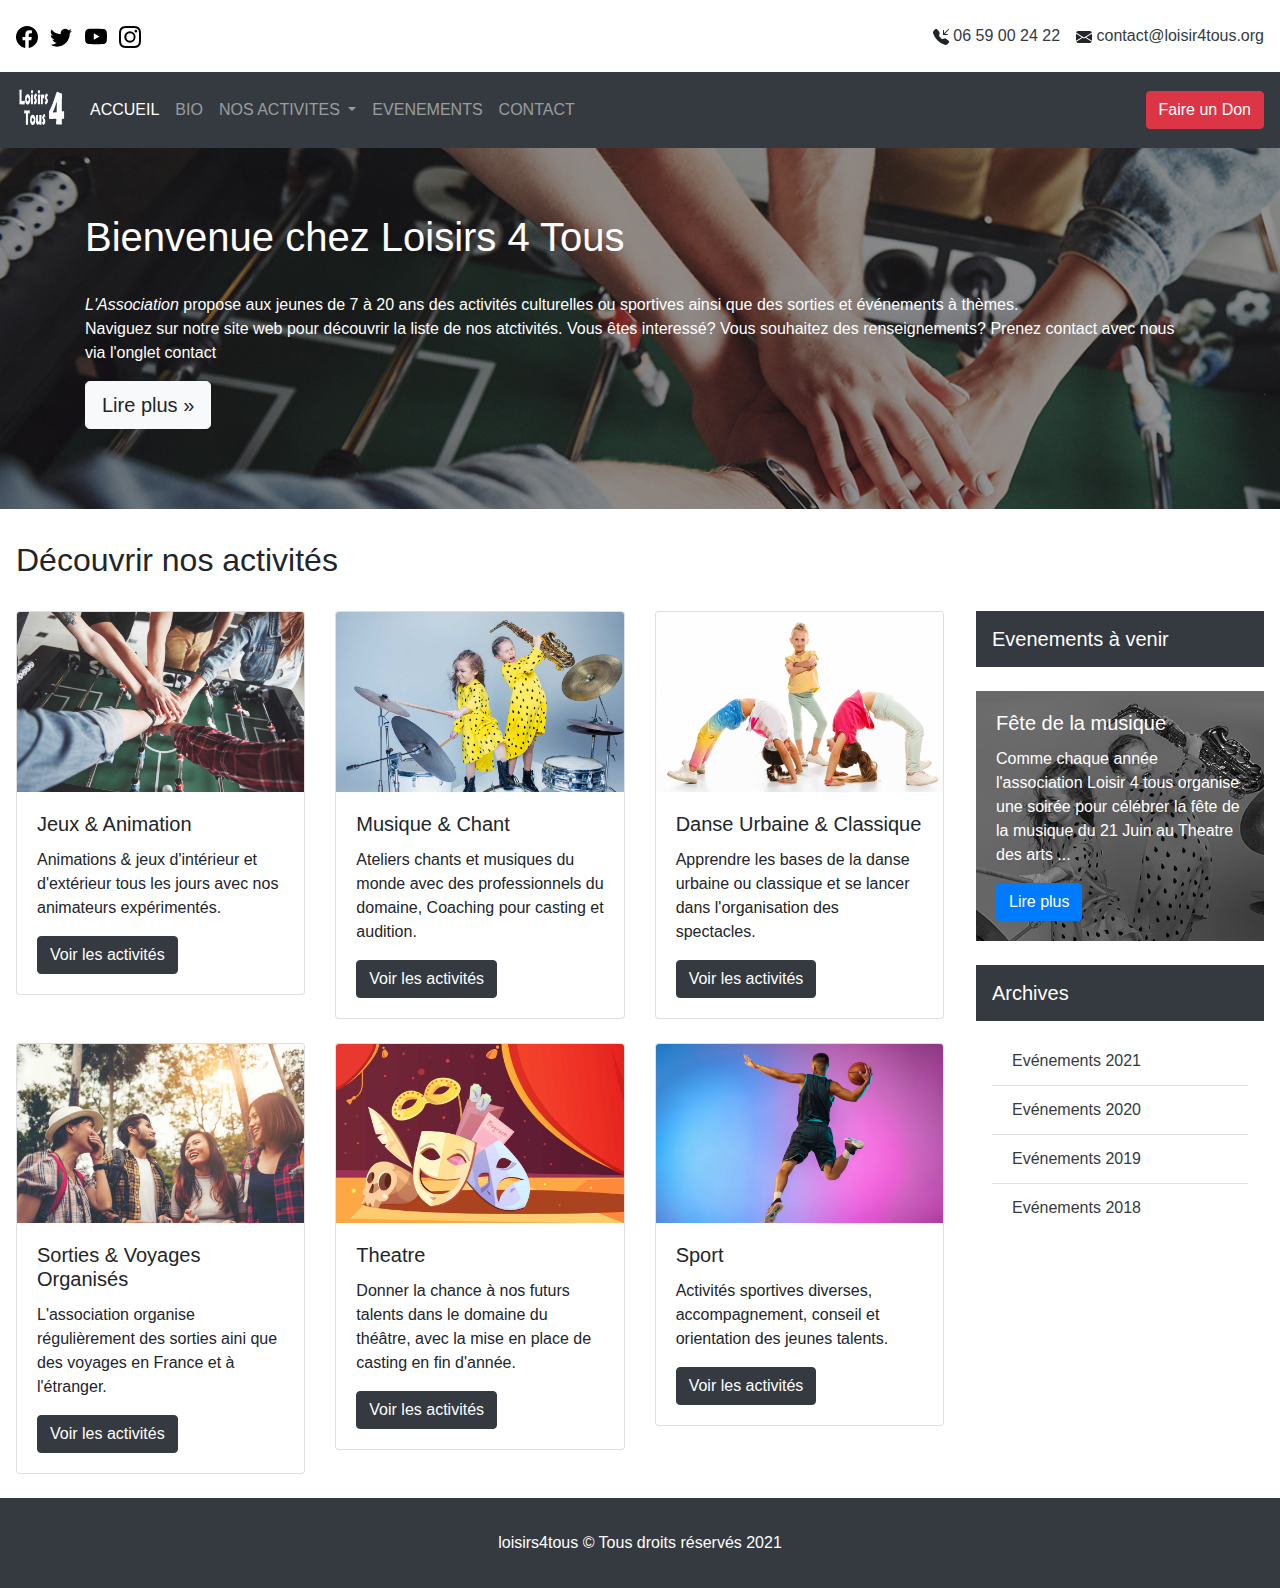
<file: index.html>
<!DOCTYPE html>
<html lang="fr">
<head>
  <meta charset="UTF-8">
  <meta http-equiv="X-UA-Compatible" content="IE=edge">
  <meta name="viewport" content="width=device-width, initial-scale=1.0">
  <title>LOISIRS 4 TOUS : Sport | Culture</title>
  <meta name="description" content="Association francaise organise et offre des activités sportives & culturelles aux jeunes de 7 à 20 ans ">
  <!----------------------- Bootstrap CSS ------------------------------->
  <link rel="stylesheet" href="css/bootstrap.min.css">
  <!----------------------- Custom CSS ---------------------------------->
  <link rel="stylesheet" href="css/style.css">
  <link rel="icon" href="img/favicon.png" />
</head>
<body>
  <div class="wrapper">
  <!---------------------------- Header ---------------------------------->
    <header class="row row-cols-1 no-gutters">
      <div class="blog-header row no-gutters px-3">
          <div class="socials">
            <a target="_blank" class="socials" href="http://facebook.com">
              <svg xmlns="http://www.w3.org/2000/svg" width="22" height="22" fill="currentColor" class="bi bi-facebook socials-icons" viewBox="0 0 16 16"> 
                <title>Facebook</title>
                <path d="M16 8.049c0-4.446-3.582-8.05-8-8.05C3.58 0-.002 3.603-.002 8.05c0 4.017 2.926 7.347 6.75 7.951v-5.625h-2.03V8.05H6.75V6.275c0-2.017 1.195-3.131 3.022-3.131.876 0 1.791.157 1.791.157v1.98h-1.009c-.993 0-1.303.621-1.303 1.258v1.51h2.218l-.354 2.326H9.25V16c3.824-.604 6.75-3.934 6.75-7.951z" />
              </svg></a>
            <a target="_blank" class="socials pl-2" href="http://twitter.com">
              <svg xmlns="http://www.w3.org/2000/svg" width="22" height="22" fill="currentColor" class="bi bi-twitter socials-icons" viewBox="0 0 16 16">
                <path d="M5.026 15c6.038 0 9.341-5.003 9.341-9.334 0-.14 0-.282-.006-.422A6.685 6.685 0 0 0 16 3.542a6.658 6.658 0 0 1-1.889.518 3.301 3.301 0 0 0 1.447-1.817 6.533 6.533 0 0 1-2.087.793A3.286 3.286 0 0 0 7.875 6.03a9.325 9.325 0 0 1-6.767-3.429 3.289 3.289 0 0 0 1.018 4.382A3.323 3.323 0 0 1 .64 6.575v.045a3.288 3.288 0 0 0 2.632 3.218 3.203 3.203 0 0 1-.865.115 3.23 3.23 0 0 1-.614-.057 3.283 3.283 0 0 0 3.067 2.277A6.588 6.588 0 0 1 .78 13.58a6.32 6.32 0 0 1-.78-.045A9.344 9.344 0 0 0 5.026 15z" />
                <title>Twitter</title>
              </svg></a>
            <a target="_blank" href="http://youtube.com" class="socials pl-2">
              <svg xmlns="http://www.w3.org/2000/svg" width="22"height="22" fill="currentColor" class="bi bi-youtube socials-icons" viewBox="0 0 16 16">
                <path d="M8.051 1.999h.089c.822.003 4.987.033 6.11.335a2.01 2.01 0 0 1 1.415 1.42c.101.38.172.883.22 1.402l.01.104.022.26.008.104c.065.914.073 1.77.074 1.957v.075c-.001.194-.01 1.108-.082 2.06l-.008.105-.009.104c-.05.572-.124 1.14-.235 1.558a2.007 2.007 0 0 1-1.415 1.42c-1.16.312-5.569.334-6.18.335h-.142c-.309 0-1.587-.006-2.927-.052l-.17-.006-.087-.004-.171-.007-.171-.007c-1.11-.049-2.167-.128-2.654-.26a2.007 2.007 0 0 1-1.415-1.419c-.111-.417-.185-.986-.235-1.558L.09 9.82l-.008-.104A31.4 31.4 0 0 1 0 7.68v-.123c.002-.215.01-.958.064-1.778l.007-.103.003-.052.008-.104.022-.26.01-.104c.048-.519.119-1.023.22-1.402a2.007 2.007 0 0 1 1.415-1.42c.487-.13 1.544-.21 2.654-.26l.17-.007.172-.006.086-.003.171-.007A99.788 99.788 0 0 1 7.858 2h.193zM6.4 5.209v4.818l4.157-2.408L6.4 5.209z" />
                <title>Youtube</title>
              </svg></a>
            <a target="_blank" href="http://instagram.com" class="socials pl-2"><svg xmlns="http://www.w3.org/2000/svg" width="22"height="22" fill="currentColor" class="bi bi-instagram socials-icons" viewBox="0 0 16 16">
                <path d="M8 0C5.829 0 5.556.01 4.703.048 3.85.088 3.269.222 2.76.42a3.917 3.917 0 0 0-1.417.923A3.927 3.927 0 0 0 .42 2.76C.222 3.268.087 3.85.048 4.7.01 5.555 0 5.827 0 8.001c0 2.172.01 2.444.048 3.297.04.852.174 1.433.372 1.942.205.526.478.972.923 1.417.444.445.89.719 1.416.923.51.198 1.09.333 1.942.372C5.555 15.99 5.827 16 8 16s2.444-.01 3.298-.048c.851-.04 1.434-.174 1.943-.372a3.916 3.916 0 0 0 1.416-.923c.445-.445.718-.891.923-1.417.197-.509.332-1.09.372-1.942C15.99 10.445 16 10.173 16 8s-.01-2.445-.048-3.299c-.04-.851-.175-1.433-.372-1.941a3.926 3.926 0 0 0-.923-1.417A3.911 3.911 0 0 0 13.24.42c-.51-.198-1.092-.333-1.943-.372C10.443.01 10.172 0 7.998 0h.003zm-.717 1.442h.718c2.136 0 2.389.007 3.232.046.78.035 1.204.166 1.486.275.373.145.64.319.92.599.28.28.453.546.598.92.11.281.24.705.275 1.485.039.843.047 1.096.047 3.231s-.008 2.389-.047 3.232c-.035.78-.166 1.203-.275 1.485a2.47 2.47 0 0 1-.599.919c-.28.28-.546.453-.92.598-.28.11-.704.24-1.485.276-.843.038-1.096.047-3.232.047s-2.39-.009-3.233-.047c-.78-.036-1.203-.166-1.485-.276a2.478 2.478 0 0 1-.92-.598 2.48 2.48 0 0 1-.6-.92c-.109-.281-.24-.705-.275-1.485-.038-.843-.046-1.096-.046-3.233 0-2.136.008-2.388.046-3.231.036-.78.166-1.204.276-1.486.145-.373.319-.64.599-.92.28-.28.546-.453.92-.598.282-.11.705-.24 1.485-.276.738-.034 1.024-.044 2.515-.045v.002zm4.988 1.328a.96.96 0 1 0 0 1.92.96.96 0 0 0 0-1.92zm-4.27 1.122a4.109 4.109 0 1 0 0 8.217 4.109 4.109 0 0 0 0-8.217zm0 1.441a2.667 2.667 0 1 1 0 5.334 2.667 2.667 0 0 1 0-5.334z" />
                <title>Instagram</title>
              </svg></a>
          </div>
          <ul class="list-group list-group-horizontal list-unstyled"><!--adresse de contact en tête-->
            <li>
              <svg xmlns="http://www.w3.org/2000/svg" width="16" height="16" fill="currentColor" class="bi bi-telephone-inbound-fill"viewBox="0 0 16 16">
                <path fill-rule="evenodd"d="M1.885.511a1.745 1.745 0 0 1 2.61.163L6.29 2.98c.329.423.445.974.315 1.494l-.547 2.19a.678.678 0 0 0 .178.643l2.457 2.457a.678.678 0 0 0 .644.178l2.189-.547a1.745 1.745 0 0 1 1.494.315l2.306 1.794c.829.645.905 1.87.163 2.611l-1.034 1.034c-.74.74-1.846 1.065-2.877.702a18.634 18.634 0 0 1-7.01-4.42 18.634 18.634 0 0 1-4.42-7.009c-.362-1.03-.037-2.137.703-2.877L1.885.511zM15.854.146a.5.5 0 0 1 0 .708L11.707 5H14.5a.5.5 0 0 1 0 1h-4a.5.5 0 0 1-.5-.5v-4a.5.5 0 0 1 1 0v2.793L15.146.146a.5.5 0 0 1 .708 0z" />
              </svg> 
              <a class="text-dark" href="tel:06 59 00 24 22">06 59 00 24 22</a>
            </li>
            <li class="pl-3">
              <svg xmlns="http://www.w3.org/2000/svg" width="16" height="16" fill="currentColor" class="bi bi-envelope-fill"viewBox="0 0 16 16">
                <path d="M.05 3.555A2 2 0 0 1 2 2h12a2 2 0 0 1 1.95 1.555L8 8.414.05 3.555zM0 4.697v7.104l5.803-3.558L0 4.697zM6.761 8.83l-6.57 4.027A2 2 0 0 0 2 14h12a2 2 0 0 0 1.808-1.144l-6.57-4.027L8 9.586l-1.239-.757zm3.436-.586L16 11.801V4.697l-5.803 3.546z" />
              </svg> 
              <a class="text-dark" href="mailto:contact@loisir4tous.org">contact@loisir4tous.org</a>
            </li>
          </ul>
      </div>
      <!------------------------------------barre de navigation--------------------------------------->
        <nav class="navbar navbar-expand-md navbar-dark sticky-top bg-dark nav-nav">
          <a title="Loisirs 4 Tous" class="navbar-brand" href="index.html"><img class="logo" src="img/logo.png" alt="Loisirs 4 Tous"></a>
          <div class="don-btn-m"><button title="Faire un Don" class="btn btn-danger my-2 my-sm-0" type="submit">Faire un Don</button></div>
          <button class="navbar-toggler" type="button" data-toggle="collapse" data-target="#navbarCollapse"
            aria-controls="navbarCollapse" aria-expanded="false" aria-label="Toggle navigation">
            <span class="navbar-toggler-icon"></span>
          </button>
          <div class="collapse navbar-collapse" id="navbarCollapse">
            <ul class="navbar-nav mr-auto">
              <li class="nav-item active">
                <a class="nav-link" href="index.html">ACCUEIL <span class="sr-only">(current)</span></a>
              </li>
              <li class="nav-item">
                <a class="nav-link" href="#">BIO</a>
              </li>
              <li class="nav-item dropdown">
                <a class="nav-link dropdown-toggle" href="#" id="navbarDropdown" role="button" data-toggle="dropdown"
                  aria-haspopup="true" aria-expanded="false">
                  NOS ACTIVITES
                </a>
                <div class="dropdown-menu" aria-labelledby="navbarDropdown">
                  <a class="dropdown-item" href="#">THEATRE</a>
                  <a class="dropdown-item" href="#">CHANT & MUSIQUE</a>
                  <a class="dropdown-item" href="#">DANSE URBAN & CLASSIQUE</a>
                  <a class="dropdown-item" href="#">SPORT</a>
                  <a class="dropdown-item" href="#">SORTIES & VOYAGES</a>
                  <a class="dropdown-item" href="#">ANIMATION & JEUX</a>
                </div>
              </li>
              <li class="nav-item">
                <a class="nav-link" href="event.html">EVENEMENTS</a>
              </li>
              <li class="nav-item">
                <a class="nav-link" href="contact.html">CONTACT</a>
              </li>
            </ul>
            <form class="form-inline mt-2 mt-md-0">

              <div class="don-btn"><button title="Faire un Don" class="btn btn-danger my-2 my-sm-0" type="submit">Faire un Don</button></div>
            </form>
          </div>
        </nav>
    </header>
    <!----------------------------------- Slider (jumbotron)----------------------------------------->
    <div class="slider">
      <div class="jumbotron mb-0">
        <div class="container">
          <h1>Bienvenue chez Loisirs 4 Tous</h1>
          <p><em>L'Association</em> propose aux jeunes de 7 à 20 ans des activités culturelles ou sportives ainsi que des sorties et
          événements à thèmes. <br> Naviguez sur notre site web pour découvrir la liste de nos atctivités. Vous êtes interessé? Vous souhaitez des
          renseignements? Prenez contact avec nous via l'onglet <a class="text-white" href="contact.html">contact</a>
          <p><a class="btn btn-light btn-lg" href="#" role="button">Lire plus &raquo;</a></p>
        </div>
      </div>
    </div>
    <!------------------------------------------ Main  ----------------------------------------------->
    <main class="row row-cols-1 row-cols-lg-2 no-gutters">
      <div class="pl-3"><h2>Découvrir nos activités</h2></div>
      <section class="col-12 col-lg-9 px-3"><!----------------section--------------->
        <div class="row row-cols-1 row-cols-md-2 row-cols-lg-3">
          <div class="col mb-4">
            <div class="card">
            <img src="img/img-animation.jpg" class="card-img-top" alt="animation & jeux">
              <div class="card-body">
                <h5 class="card-title">Jeux & Animation</h5>
                <p class="card-text">Animations & jeux d'intérieur et d'extérieur tous les jours avec nos animateurs expérimentés.
                </p>
                <a href="#" class="btn btn-dark">Voir les activités</a>
              </div>
            </div>
          </div>
          <div class="col mb-4">
            <div class="card">
              <img src="img/img-musique-chant.jpg" class="card-img-top" alt="Musique et Chant">
              <div class="card-body">
                <h5 class="card-title">Musique & Chant</h5>
                <p class="card-text">Ateliers chants et musiques du monde avec des professionnels du domaine, Coaching pour casting et audition.
                </p>
                <a href="#" class="btn btn-dark">Voir les activités</a>
              </div>
            </div>
          </div>
          <div class="col mb-4">
            <div class="card">
              <img src="img/img-danse.jpg" class="card-img-top" alt="Danse classique et Urbaine">
              <div class="card-body">
                <h5 class="card-title">Danse Urbaine & Classique</h5>
                <p class="card-text">Apprendre les bases de la danse urbaine ou classique et se lancer dans l'organisation des spectacles.
                </p>
                <a href="#" class="btn btn-dark">Voir les activités</a>
              </div>
            </div>
          </div>
          <div class="col mb-4">
            <div class="card">
              <img src="img/img-voyage.jpg" class="card-img-top" alt="Voyage et Sorties">
              <div class="card-body">
                <h5 class="card-title">Sorties & Voyages Organisés</h5>
                <p class="card-text">L'association organise régulièrement des sorties aini que des voyages en France et à l'étranger.
                </p>
                <a href="#" class="btn btn-dark">Voir les activités</a>
              </div>
            </div>
          </div>
          <div class="col mb-4">
            <div class="card">
              <img src="img/img-theatre.jpg" class="card-img-top" alt="Theatre">
              <div class="card-body">
                <h5 class="card-title">Theatre</h5>
                <p class="card-text">Donner la chance à nos futurs talents dans le domaine du théâtre, avec la mise en place de casting en fin d'année.
                </p>
                <a href="#" class="btn btn-dark">Voir les activités</a>
              </div>
            </div>
          </div>
          <div class="col mb-4">
            <div class="card">
              <img src="img/img-sport.jpg" class="card-img-top" alt="Sport">
              <div class="card-body">
                <h5 class="card-title">Sport</h5>
                <p class="card-text">Activités sportives diverses, accompagnement, conseil et orientation des jeunes talents.
                </p>
                <a href="#" class="btn btn-dark">Voir les activités</a>
              </div>
            </div>
          </div>
        </div>
      </section>
      <aside class="col-12 col-lg-3 px-3"><!--------------------Aside-------------------->
        <div class="aside bg-dark text-white p-3 mb-4">
          <h5>Evenements à venir</h5>
        </div>
          <div class="mb-4">
            <div class="aside-card">
              <div class="card-body">
                <h5 class="card-title">Fête de la musique</h5>
                <p class="card-text">Comme chaque année l'association Loisir 4 tous organise une soirée pour célébrer la fête de la musique du 21 Juin au
                  Theatre des arts ...
                </p>
                <a href="event.html" class="btn btn-primary">Lire plus</a>
              </div>
            </div>
          </div>
        <div class="aside bg-dark text-white p-3">
          <h5>Archives</h5>
        </div>
        <div class="p-3"> 
          <ul class="list-group list-group-flush">
            <li class="list-group-item "><a class="text-dark" href="">Evénements 2021</a></li>
            <li class="list-group-item"><a class="text-dark" href="">Evénements 2020</a></li>
            <li class="list-group-item"><a class="text-dark" href="">Evénements 2019</a></li>
            <li class="list-group-item"><a class="text-dark" href="">Evénements 2018</a></li>
          </ul>
        </div>
      </aside>
    </main>
    <!------------------------------------------ Footer  ----------------------------------------------->
    <footer class="row no-gutters bg-dark text-white justify-content-center align-content-center">
      <p class="m-0 footer-parag">loisirs4tous &copy Tous droits réservés 2021</p>
    </footer>
  </div>
  <!-- jQuery -->
  <script type="text/javascript" src="js/jquery.js"></script>
  <!-- Bootstrap JavaScript -->
  <script type="text/javascript" src="js/bootstrap.bundle.min.js"></script>
</body>
</html>
</file>
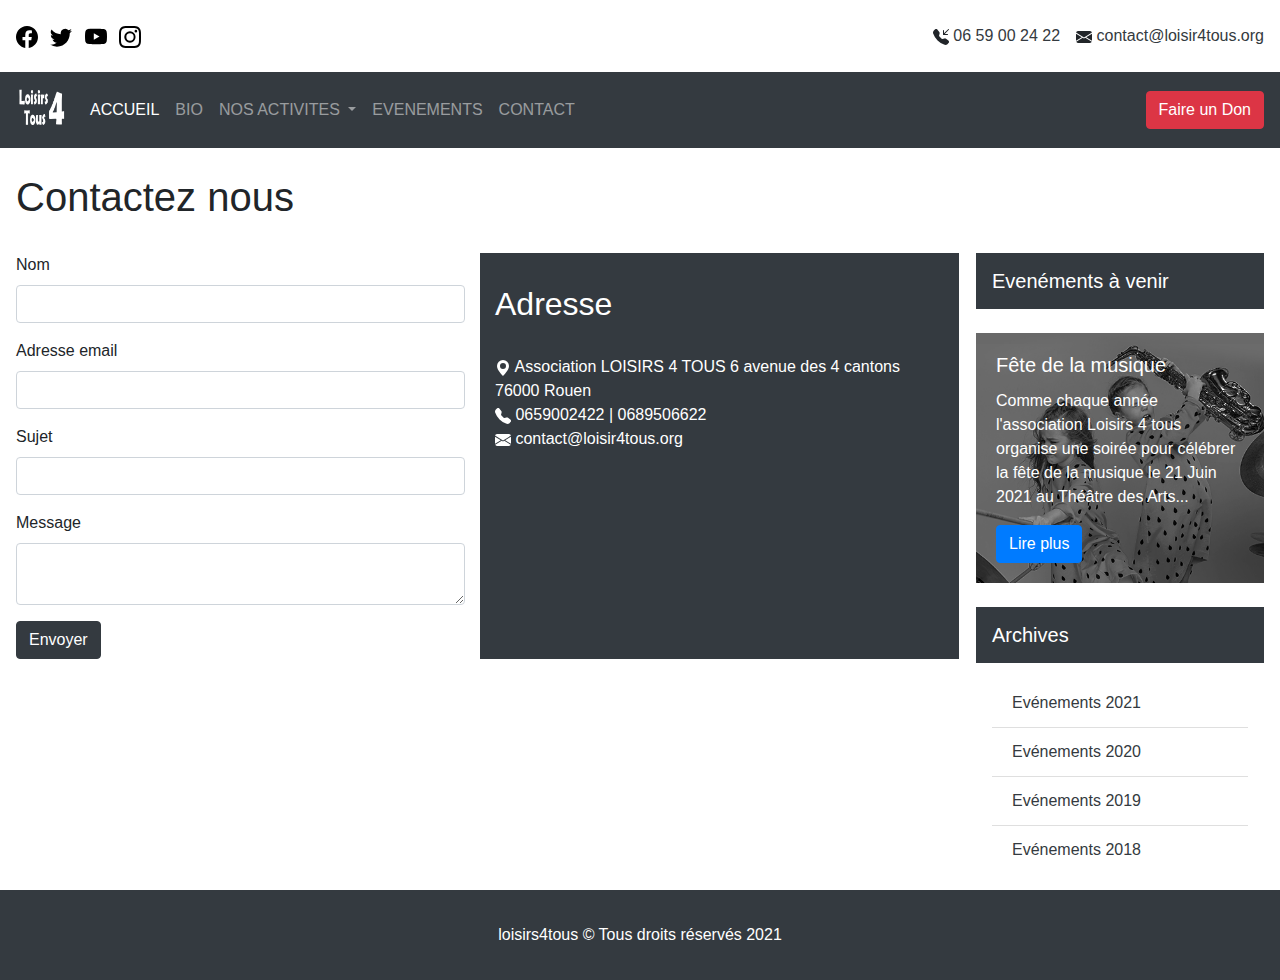
<file: contact.html>
<!DOCTYPE html>
<html lang="fr">
<head>
  <meta charset="UTF-8">
  <meta http-equiv="X-UA-Compatible" content="IE=edge">
  <meta name="viewport" content="width=device-width, initial-scale=1.0">
  <title>LOISIRS 4 TOUS : Sport | Culture</title>
  <meta name="description" content="Contactez l'association loisirs 4 tous pour plus d'information (inscription , bénévolat ou autre ...) ">
  <!----------------------- Bootstrap CSS ------------------------------->
  <link rel="stylesheet" href="css/bootstrap.min.css">
  <!----------------------- Custom CSS ---------------------------------->
  <link rel="stylesheet" href="css/style.css">
  <link rel="icon" href="img/favicon.png" />
</head>
<body>
  <div class="wrapper">
  <!---------------------------- Header ---------------------------------->
    <header class="row row-cols-1 no-gutters">
      <div class="blog-header row no-gutters px-3">
          <div class="socials">
            <a target="_blank" class="socials" href="http://facebook.com">
              <svg xmlns="http://www.w3.org/2000/svg" width="22" height="22" fill="currentColor" class="bi bi-facebook socials-icons" viewBox="0 0 16 16"> 
                <title>Facebook</title>
                <path d="M16 8.049c0-4.446-3.582-8.05-8-8.05C3.58 0-.002 3.603-.002 8.05c0 4.017 2.926 7.347 6.75 7.951v-5.625h-2.03V8.05H6.75V6.275c0-2.017 1.195-3.131 3.022-3.131.876 0 1.791.157 1.791.157v1.98h-1.009c-.993 0-1.303.621-1.303 1.258v1.51h2.218l-.354 2.326H9.25V16c3.824-.604 6.75-3.934 6.75-7.951z" />
              </svg></a>
            <a target="_blank" class="socials pl-2" href="http://twitter.com">
              <svg xmlns="http://www.w3.org/2000/svg" width="22" height="22" fill="currentColor" class="bi bi-twitter socials-icons" viewBox="0 0 16 16">
                <path d="M5.026 15c6.038 0 9.341-5.003 9.341-9.334 0-.14 0-.282-.006-.422A6.685 6.685 0 0 0 16 3.542a6.658 6.658 0 0 1-1.889.518 3.301 3.301 0 0 0 1.447-1.817 6.533 6.533 0 0 1-2.087.793A3.286 3.286 0 0 0 7.875 6.03a9.325 9.325 0 0 1-6.767-3.429 3.289 3.289 0 0 0 1.018 4.382A3.323 3.323 0 0 1 .64 6.575v.045a3.288 3.288 0 0 0 2.632 3.218 3.203 3.203 0 0 1-.865.115 3.23 3.23 0 0 1-.614-.057 3.283 3.283 0 0 0 3.067 2.277A6.588 6.588 0 0 1 .78 13.58a6.32 6.32 0 0 1-.78-.045A9.344 9.344 0 0 0 5.026 15z" />
                <title>Twitter</title>
              </svg></a>
            <a target="_blank" href="http://youtube.com" class="socials pl-2">
              <svg xmlns="http://www.w3.org/2000/svg" width="22"height="22" fill="currentColor" class="bi bi-youtube socials-icons" viewBox="0 0 16 16">
                <path d="M8.051 1.999h.089c.822.003 4.987.033 6.11.335a2.01 2.01 0 0 1 1.415 1.42c.101.38.172.883.22 1.402l.01.104.022.26.008.104c.065.914.073 1.77.074 1.957v.075c-.001.194-.01 1.108-.082 2.06l-.008.105-.009.104c-.05.572-.124 1.14-.235 1.558a2.007 2.007 0 0 1-1.415 1.42c-1.16.312-5.569.334-6.18.335h-.142c-.309 0-1.587-.006-2.927-.052l-.17-.006-.087-.004-.171-.007-.171-.007c-1.11-.049-2.167-.128-2.654-.26a2.007 2.007 0 0 1-1.415-1.419c-.111-.417-.185-.986-.235-1.558L.09 9.82l-.008-.104A31.4 31.4 0 0 1 0 7.68v-.123c.002-.215.01-.958.064-1.778l.007-.103.003-.052.008-.104.022-.26.01-.104c.048-.519.119-1.023.22-1.402a2.007 2.007 0 0 1 1.415-1.42c.487-.13 1.544-.21 2.654-.26l.17-.007.172-.006.086-.003.171-.007A99.788 99.788 0 0 1 7.858 2h.193zM6.4 5.209v4.818l4.157-2.408L6.4 5.209z" />
                <title>Youtube</title>
              </svg></a>
            <a target="_blank" href="http://instagram.com" class="socials pl-2"><svg xmlns="http://www.w3.org/2000/svg" width="22"height="22" fill="currentColor" class="bi bi-instagram socials-icons" viewBox="0 0 16 16">
                <path d="M8 0C5.829 0 5.556.01 4.703.048 3.85.088 3.269.222 2.76.42a3.917 3.917 0 0 0-1.417.923A3.927 3.927 0 0 0 .42 2.76C.222 3.268.087 3.85.048 4.7.01 5.555 0 5.827 0 8.001c0 2.172.01 2.444.048 3.297.04.852.174 1.433.372 1.942.205.526.478.972.923 1.417.444.445.89.719 1.416.923.51.198 1.09.333 1.942.372C5.555 15.99 5.827 16 8 16s2.444-.01 3.298-.048c.851-.04 1.434-.174 1.943-.372a3.916 3.916 0 0 0 1.416-.923c.445-.445.718-.891.923-1.417.197-.509.332-1.09.372-1.942C15.99 10.445 16 10.173 16 8s-.01-2.445-.048-3.299c-.04-.851-.175-1.433-.372-1.941a3.926 3.926 0 0 0-.923-1.417A3.911 3.911 0 0 0 13.24.42c-.51-.198-1.092-.333-1.943-.372C10.443.01 10.172 0 7.998 0h.003zm-.717 1.442h.718c2.136 0 2.389.007 3.232.046.78.035 1.204.166 1.486.275.373.145.64.319.92.599.28.28.453.546.598.92.11.281.24.705.275 1.485.039.843.047 1.096.047 3.231s-.008 2.389-.047 3.232c-.035.78-.166 1.203-.275 1.485a2.47 2.47 0 0 1-.599.919c-.28.28-.546.453-.92.598-.28.11-.704.24-1.485.276-.843.038-1.096.047-3.232.047s-2.39-.009-3.233-.047c-.78-.036-1.203-.166-1.485-.276a2.478 2.478 0 0 1-.92-.598 2.48 2.48 0 0 1-.6-.92c-.109-.281-.24-.705-.275-1.485-.038-.843-.046-1.096-.046-3.233 0-2.136.008-2.388.046-3.231.036-.78.166-1.204.276-1.486.145-.373.319-.64.599-.92.28-.28.546-.453.92-.598.282-.11.705-.24 1.485-.276.738-.034 1.024-.044 2.515-.045v.002zm4.988 1.328a.96.96 0 1 0 0 1.92.96.96 0 0 0 0-1.92zm-4.27 1.122a4.109 4.109 0 1 0 0 8.217 4.109 4.109 0 0 0 0-8.217zm0 1.441a2.667 2.667 0 1 1 0 5.334 2.667 2.667 0 0 1 0-5.334z" />
                <title>Instagram</title>
              </svg></a>
          </div>
          <ul class="list-group list-group-horizontal list-unstyled"><!--adresse de contact en tête-->
            <li>
              <svg xmlns="http://www.w3.org/2000/svg" width="16" height="16" fill="currentColor" class="bi bi-telephone-inbound-fill"viewBox="0 0 16 16">
                <path fill-rule="evenodd"d="M1.885.511a1.745 1.745 0 0 1 2.61.163L6.29 2.98c.329.423.445.974.315 1.494l-.547 2.19a.678.678 0 0 0 .178.643l2.457 2.457a.678.678 0 0 0 .644.178l2.189-.547a1.745 1.745 0 0 1 1.494.315l2.306 1.794c.829.645.905 1.87.163 2.611l-1.034 1.034c-.74.74-1.846 1.065-2.877.702a18.634 18.634 0 0 1-7.01-4.42 18.634 18.634 0 0 1-4.42-7.009c-.362-1.03-.037-2.137.703-2.877L1.885.511zM15.854.146a.5.5 0 0 1 0 .708L11.707 5H14.5a.5.5 0 0 1 0 1h-4a.5.5 0 0 1-.5-.5v-4a.5.5 0 0 1 1 0v2.793L15.146.146a.5.5 0 0 1 .708 0z" />
              </svg> 
              <a class="text-dark" href="tel:06 59 00 24 22">06 59 00 24 22</a>
            </li>
            <li class="pl-3">
              <svg xmlns="http://www.w3.org/2000/svg" width="16" height="16" fill="currentColor" class="bi bi-envelope-fill"viewBox="0 0 16 16">
                <path d="M.05 3.555A2 2 0 0 1 2 2h12a2 2 0 0 1 1.95 1.555L8 8.414.05 3.555zM0 4.697v7.104l5.803-3.558L0 4.697zM6.761 8.83l-6.57 4.027A2 2 0 0 0 2 14h12a2 2 0 0 0 1.808-1.144l-6.57-4.027L8 9.586l-1.239-.757zm3.436-.586L16 11.801V4.697l-5.803 3.546z" />
              </svg> 
              <a class="text-dark" href="mailto:contact@loisir4tous.org">contact@loisir4tous.org</a>
            </li>
          </ul>
      </div>
      <!------------------------------------barre de navigation--------------------------------------->
        <nav class="navbar navbar-expand-md navbar-dark sticky-top bg-dark nav-nav">
          <a title="Loisirs 4 Tous" class="navbar-brand" href="index.html"><img class="logo" src="img/logo.png" alt="Loisirs 4 Tous"></a>
          <div class="don-btn-m"><button class="btn btn-danger my-2 my-sm-0" type="submit">Faire un Don</button></div>
          <button class="navbar-toggler" type="button" data-toggle="collapse" data-target="#navbarCollapse"
            aria-controls="navbarCollapse" aria-expanded="false" aria-label="Toggle navigation">
            <span class="navbar-toggler-icon"></span>
          </button>
          <div class="collapse navbar-collapse" id="navbarCollapse">
            <ul class="navbar-nav mr-auto">
              <li class="nav-item active">
                <a class="nav-link" href="index.html">ACCUEIL <span class="sr-only">(current)</span></a>
              </li>
              <li class="nav-item">
                <a class="nav-link" href="#">BIO</a>
              </li>
              <li class="nav-item dropdown">
                <a class="nav-link dropdown-toggle" href="#" id="navbarDropdown" role="button" data-toggle="dropdown"
                  aria-haspopup="true" aria-expanded="false">
                  NOS ACTIVITES
                </a>
                <div class="dropdown-menu" aria-labelledby="navbarDropdown">
                  <a class="dropdown-item" href="#">THEATRE</a>
                  <a class="dropdown-item" href="#">CHANT & MUSIQUE</a>
                  <a class="dropdown-item" href="#">DANSE URBAN & CLASSIQUE</a>
                  <a class="dropdown-item" href="#">SPORT</a>
                  <a class="dropdown-item" href="#">SORTIES & VOYAGES</a>
                  <a class="dropdown-item" href="#">ANIMATION & JEUX</a>
                </div>
              </li>
              <li class="nav-item">
                <a class="nav-link" href="event.html">EVENEMENTS</a>
              </li>
              <li class="nav-item">
                <a class="nav-link" href="contact.html">CONTACT</a>
              </li>
            </ul>
            <form class="form-inline mt-2 mt-md-0">
              <div class="don-btn"><button title="Faire un Don" class="btn btn-danger my-2 my-sm-0" type="submit">Faire un Don</button></div>
            </form>
          </div>
        </nav>
    </header>
    <!------------------------------------------ Main  ----------------------------------------------->
    <main class="row row-cols-1 row-cols-lg-2 no-gutters mt-4">
      <div class="col-12 col-lg-12 px-3"><h1>Contactez nous</h1></div>
      <section class="col-12 col-lg-9 px-3"><!----------------section--------------->
        <div class="row row-cols-1 row-cols-lg-2">
          <div class="col mb-4">
            <form>
              <div class="form-group">
                <label for="name">Nom</label>
                <input name="name" type="text" class="form-control" id="name">
              </div>
              <div class="form-group">
                <label for="email">Adresse email</label>
                <input name="email" type="email" class="form-control" id="email" aria-describedby="emailHelp">
              </div>
              <div class="form-group">
                <label for="sujet">Sujet</label>
                <input name="sujet" type="text" class="form-control" id="sujet">
              </div>
              <div class="form-group">
                <label for="message">Message</label>
                <textarea name="message" type="text" class="form-control" id="message"></textarea>
              </div>
              <button id="submit" type="submit" class="btn btn-dark text-white">Envoyer</button>
            </form>
          </div>
          <div class="col bg-dark text-white mb-4 pb-4">
            <h2>Adresse</h2>
            <ul class="list-unstyled">
              <li>
                <svg xmlns="http://www.w3.org/2000/svg" width="16" height="16" fill="currentColor" class="bi bi-geo-alt-fill"
                  viewBox="0 0 16 16">
                  <path d="M8 16s6-5.686 6-10A6 6 0 0 0 2 6c0 4.314 6 10 6 10zm0-7a3 3 0 1 1 0-6 3 3 0 0 1 0 6z" />
                </svg> Association LOISIRS 4 TOUS 6 avenue des 4 cantons 76000 Rouen
              </li>
              <li>
                <svg xmlns="http://www.w3.org/2000/svg" width="16" height="16" fill="currentColor" class="bi bi-telephone-fill"
                  viewBox="0 0 16 16">
                  <path fill-rule="evenodd"
                    d="M1.885.511a1.745 1.745 0 0 1 2.61.163L6.29 2.98c.329.423.445.974.315 1.494l-.547 2.19a.678.678 0 0 0 .178.643l2.457 2.457a.678.678 0 0 0 .644.178l2.189-.547a1.745 1.745 0 0 1 1.494.315l2.306 1.794c.829.645.905 1.87.163 2.611l-1.034 1.034c-.74.74-1.846 1.065-2.877.702a18.634 18.634 0 0 1-7.01-4.42 18.634 18.634 0 0 1-4.42-7.009c-.362-1.03-.037-2.137.703-2.877L1.885.511z" />
                </svg> <a class="text-white" href="tel:0659002422">0659002422</a> | <a class="text-white" href="tel:0689506622">0689506622</a>
              </li>
              <li>
                <svg xmlns="http://www.w3.org/2000/svg" width="16" height="16" fill="currentColor" class="bi bi-envelope-fill"
                  viewBox="0 0 16 16">
                  <path
                    d="M.05 3.555A2 2 0 0 1 2 2h12a2 2 0 0 1 1.95 1.555L8 8.414.05 3.555zM0 4.697v7.104l5.803-3.558L0 4.697zM6.761 8.83l-6.57 4.027A2 2 0 0 0 2 14h12a2 2 0 0 0 1.808-1.144l-6.57-4.027L8 9.586l-1.239-.757zm3.436-.586L16 11.801V4.697l-5.803 3.546z" />
                </svg> <a class="text-white" href="mailto:contact@loisir4tous.org">contact@loisir4tous.org</a>
              </li>
            </ul>
          </div>
        </div>
      </section>
      <aside class="col-12 col-lg-3 px-3"><!--------------------Aside-------------------->
        <div class="aside bg-dark text-white p-3 mb-4">
          <h5>Evenéments à venir</h5>
        </div>
        <div class="mb-4">
          <div class="aside-card">
            <div class="card-body">
              <h5 class="card-title">Fête de la musique</h5>
              <p class="card-text">Comme chaque année l'association Loisirs 4 tous organise une soirée pour célébrer
                la fête de la musique le 21 Juin 2021 au Théâtre des Arts...
              </p>
              <a href="event.html" class="btn btn-primary">Lire plus</a>
            </div>
          </div>
        </div>
        <div class="aside bg-dark text-white p-3">
          <h5>Archives</h5>
        </div>
        <div class="p-3">
          <ul class="list-group list-group-flush">
            <li class="list-group-item"><a class="text-dark" href="">Evénements 2021</a></li>
            <li class="list-group-item"><a class="text-dark" href="">Evénements 2020</a></li>
            <li class="list-group-item"><a class="text-dark" href="">Evénements 2019</a></li>
            <li class="list-group-item"><a class="text-dark" href="">Evénements 2018</a></li>
          </ul>
        </div>
      </aside>
    </main>
    <!------------------------------------------ Footer  ----------------------------------------------->
    <footer class="row no-gutters bg-dark text-white justify-content-center align-content-center">
      <p class="m-0 footer-parag">loisirs4tous &copy Tous droits réservés 2021</p>
    </footer>
  </div>
  <!-- jQuery -->
  <script type="text/javascript" src="js/jquery.js"></script>
  <!-- Bootstrap JavaScript -->
  <script type="text/javascript" src="js/bootstrap.bundle.min.js"></script>
</body>
</html>
</file>
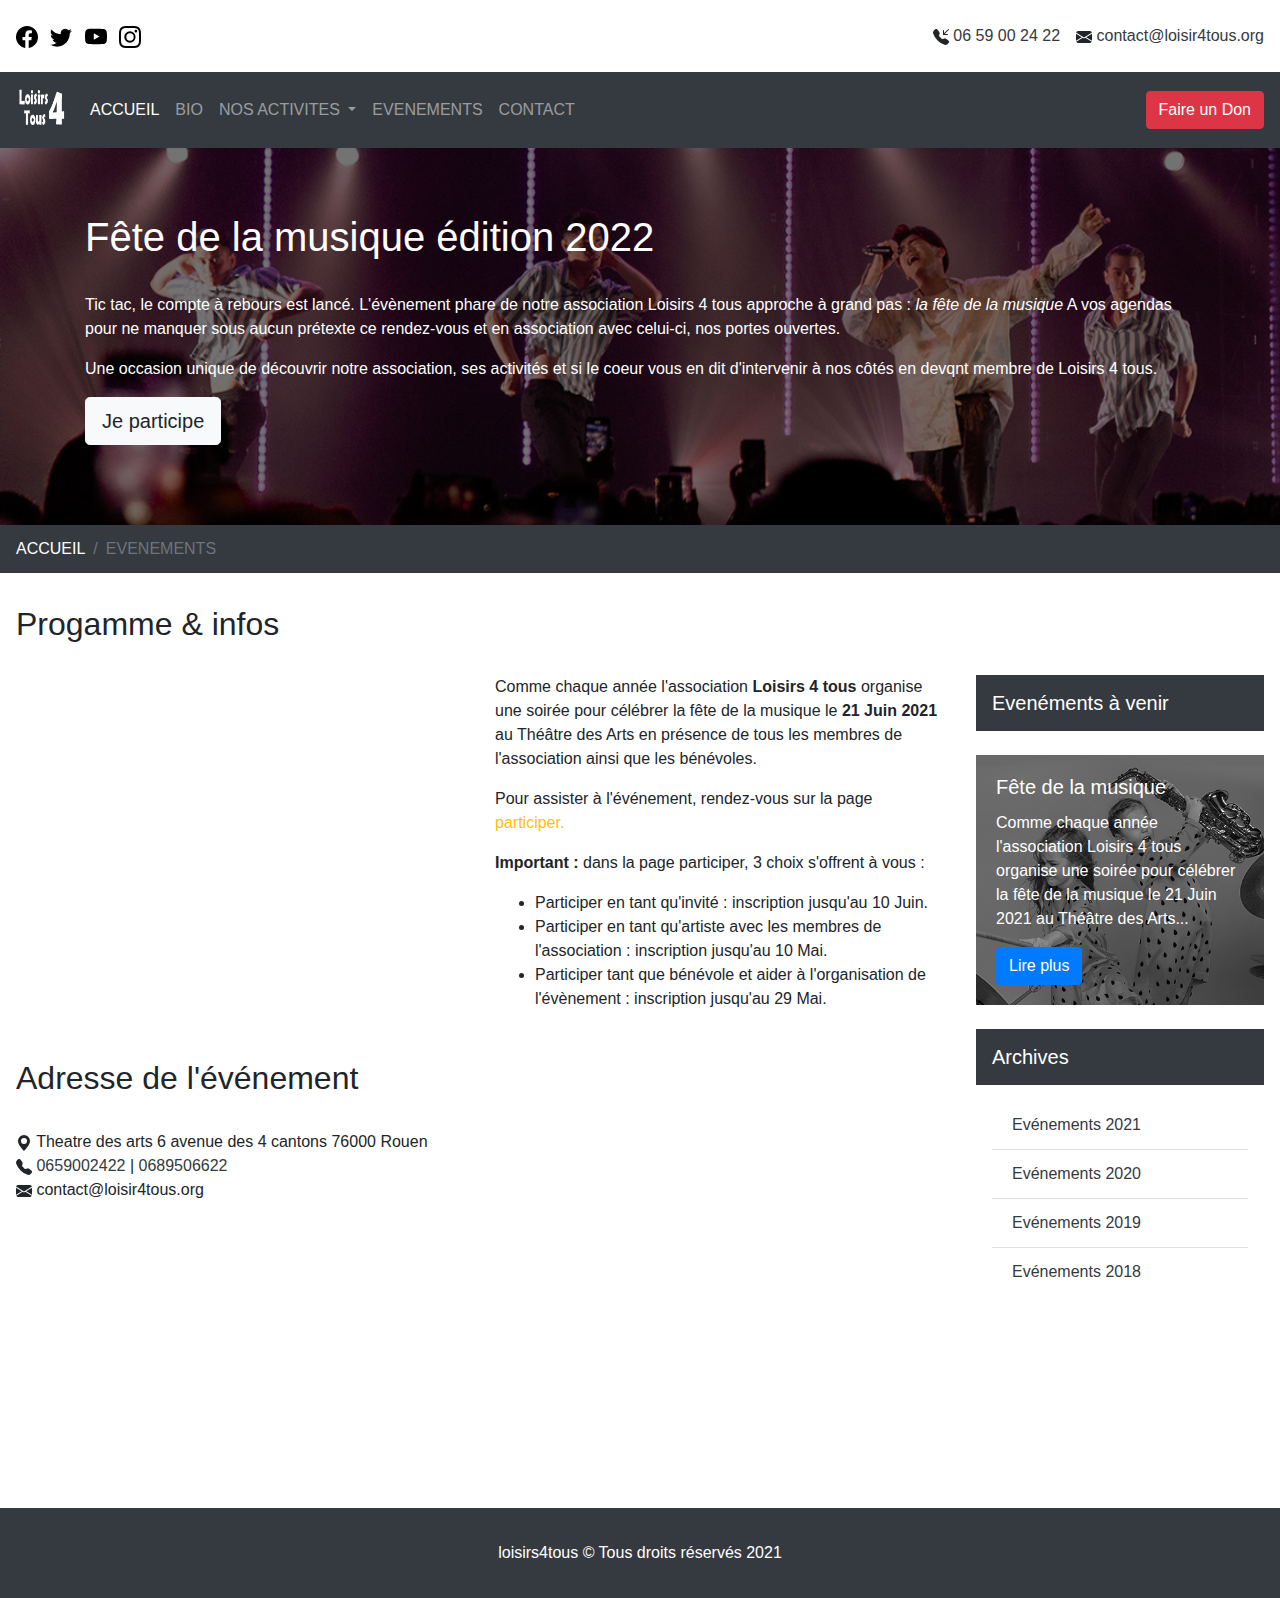
<file: event.html>
<!DOCTYPE html>
<html lang="fr">
<head>
  <meta charset="UTF-8">
  <meta http-equiv="X-UA-Compatible" content="IE=edge">
  <meta name="viewport" content="width=device-width, initial-scale=1.0">
  <title>LOISIRS 4 TOUS : Sport | Culture</title>
  <meta name="description"
    content="Evénements francais et internationaux toute l'année organisés par l'association LOISIRS 4 consulter notre site pour voir plus d'infos">
  <!----------------------- Bootstrap CSS ------------------------------->
  <link rel="stylesheet" href="css/bootstrap.min.css">
  <!----------------------- Custom CSS ---------------------------------->
  <link rel="stylesheet" href="css/style.css">
  <link rel="icon" href="img/favicon.png" />
</head>
<body>
  <div class="wrapper">
    <!---------------------------- Header ---------------------------------->
    <header class="row row-cols-1 no-gutters">
      <div class="blog-header row no-gutters px-3">
        <div class="socials">
          <a target="_blank" class="socials" href="http://facebook.com">
            <svg xmlns="http://www.w3.org/2000/svg" width="22" height="22" fill="currentColor"
              class="bi bi-facebook socials-icons" viewBox="0 0 16 16">
              <title>Facebook</title>
              <path
                d="M16 8.049c0-4.446-3.582-8.05-8-8.05C3.58 0-.002 3.603-.002 8.05c0 4.017 2.926 7.347 6.75 7.951v-5.625h-2.03V8.05H6.75V6.275c0-2.017 1.195-3.131 3.022-3.131.876 0 1.791.157 1.791.157v1.98h-1.009c-.993 0-1.303.621-1.303 1.258v1.51h2.218l-.354 2.326H9.25V16c3.824-.604 6.75-3.934 6.75-7.951z" />
            </svg></a>
          <a target="_blank" class="socials pl-2" href="http://twitter.com">
            <svg xmlns="http://www.w3.org/2000/svg" width="22" height="22" fill="currentColor"
              class="bi bi-twitter socials-icons" viewBox="0 0 16 16">
              <path
                d="M5.026 15c6.038 0 9.341-5.003 9.341-9.334 0-.14 0-.282-.006-.422A6.685 6.685 0 0 0 16 3.542a6.658 6.658 0 0 1-1.889.518 3.301 3.301 0 0 0 1.447-1.817 6.533 6.533 0 0 1-2.087.793A3.286 3.286 0 0 0 7.875 6.03a9.325 9.325 0 0 1-6.767-3.429 3.289 3.289 0 0 0 1.018 4.382A3.323 3.323 0 0 1 .64 6.575v.045a3.288 3.288 0 0 0 2.632 3.218 3.203 3.203 0 0 1-.865.115 3.23 3.23 0 0 1-.614-.057 3.283 3.283 0 0 0 3.067 2.277A6.588 6.588 0 0 1 .78 13.58a6.32 6.32 0 0 1-.78-.045A9.344 9.344 0 0 0 5.026 15z" />
              <title>Twitter</title>
            </svg></a>
          <a target="_blank" href="http://youtube.com" class="socials pl-2">
            <svg xmlns="http://www.w3.org/2000/svg" width="22" height="22" fill="currentColor"
              class="bi bi-youtube socials-icons" viewBox="0 0 16 16">
              <path
                d="M8.051 1.999h.089c.822.003 4.987.033 6.11.335a2.01 2.01 0 0 1 1.415 1.42c.101.38.172.883.22 1.402l.01.104.022.26.008.104c.065.914.073 1.77.074 1.957v.075c-.001.194-.01 1.108-.082 2.06l-.008.105-.009.104c-.05.572-.124 1.14-.235 1.558a2.007 2.007 0 0 1-1.415 1.42c-1.16.312-5.569.334-6.18.335h-.142c-.309 0-1.587-.006-2.927-.052l-.17-.006-.087-.004-.171-.007-.171-.007c-1.11-.049-2.167-.128-2.654-.26a2.007 2.007 0 0 1-1.415-1.419c-.111-.417-.185-.986-.235-1.558L.09 9.82l-.008-.104A31.4 31.4 0 0 1 0 7.68v-.123c.002-.215.01-.958.064-1.778l.007-.103.003-.052.008-.104.022-.26.01-.104c.048-.519.119-1.023.22-1.402a2.007 2.007 0 0 1 1.415-1.42c.487-.13 1.544-.21 2.654-.26l.17-.007.172-.006.086-.003.171-.007A99.788 99.788 0 0 1 7.858 2h.193zM6.4 5.209v4.818l4.157-2.408L6.4 5.209z" />
              <title>Youtube</title>
            </svg></a>
          <a target="_blank" href="http://instagram.com" class="socials pl-2"><svg xmlns="http://www.w3.org/2000/svg"
              width="22" height="22" fill="currentColor" class="bi bi-instagram socials-icons" viewBox="0 0 16 16">
              <path
                d="M8 0C5.829 0 5.556.01 4.703.048 3.85.088 3.269.222 2.76.42a3.917 3.917 0 0 0-1.417.923A3.927 3.927 0 0 0 .42 2.76C.222 3.268.087 3.85.048 4.7.01 5.555 0 5.827 0 8.001c0 2.172.01 2.444.048 3.297.04.852.174 1.433.372 1.942.205.526.478.972.923 1.417.444.445.89.719 1.416.923.51.198 1.09.333 1.942.372C5.555 15.99 5.827 16 8 16s2.444-.01 3.298-.048c.851-.04 1.434-.174 1.943-.372a3.916 3.916 0 0 0 1.416-.923c.445-.445.718-.891.923-1.417.197-.509.332-1.09.372-1.942C15.99 10.445 16 10.173 16 8s-.01-2.445-.048-3.299c-.04-.851-.175-1.433-.372-1.941a3.926 3.926 0 0 0-.923-1.417A3.911 3.911 0 0 0 13.24.42c-.51-.198-1.092-.333-1.943-.372C10.443.01 10.172 0 7.998 0h.003zm-.717 1.442h.718c2.136 0 2.389.007 3.232.046.78.035 1.204.166 1.486.275.373.145.64.319.92.599.28.28.453.546.598.92.11.281.24.705.275 1.485.039.843.047 1.096.047 3.231s-.008 2.389-.047 3.232c-.035.78-.166 1.203-.275 1.485a2.47 2.47 0 0 1-.599.919c-.28.28-.546.453-.92.598-.28.11-.704.24-1.485.276-.843.038-1.096.047-3.232.047s-2.39-.009-3.233-.047c-.78-.036-1.203-.166-1.485-.276a2.478 2.478 0 0 1-.92-.598 2.48 2.48 0 0 1-.6-.92c-.109-.281-.24-.705-.275-1.485-.038-.843-.046-1.096-.046-3.233 0-2.136.008-2.388.046-3.231.036-.78.166-1.204.276-1.486.145-.373.319-.64.599-.92.28-.28.546-.453.92-.598.282-.11.705-.24 1.485-.276.738-.034 1.024-.044 2.515-.045v.002zm4.988 1.328a.96.96 0 1 0 0 1.92.96.96 0 0 0 0-1.92zm-4.27 1.122a4.109 4.109 0 1 0 0 8.217 4.109 4.109 0 0 0 0-8.217zm0 1.441a2.667 2.667 0 1 1 0 5.334 2.667 2.667 0 0 1 0-5.334z" />
              <title>Instagram</title>
            </svg></a>
        </div>
        <ul class="list-group list-group-horizontal list-unstyled">
          <!--adresse de contact en tête-->
          <li>
            <svg xmlns="http://www.w3.org/2000/svg" width="16" height="16" fill="currentColor"
              class="bi bi-telephone-inbound-fill" viewBox="0 0 16 16">
              <path fill-rule="evenodd"
                d="M1.885.511a1.745 1.745 0 0 1 2.61.163L6.29 2.98c.329.423.445.974.315 1.494l-.547 2.19a.678.678 0 0 0 .178.643l2.457 2.457a.678.678 0 0 0 .644.178l2.189-.547a1.745 1.745 0 0 1 1.494.315l2.306 1.794c.829.645.905 1.87.163 2.611l-1.034 1.034c-.74.74-1.846 1.065-2.877.702a18.634 18.634 0 0 1-7.01-4.42 18.634 18.634 0 0 1-4.42-7.009c-.362-1.03-.037-2.137.703-2.877L1.885.511zM15.854.146a.5.5 0 0 1 0 .708L11.707 5H14.5a.5.5 0 0 1 0 1h-4a.5.5 0 0 1-.5-.5v-4a.5.5 0 0 1 1 0v2.793L15.146.146a.5.5 0 0 1 .708 0z" />
            </svg>
            <a class="text-dark" href="tel:06 59 00 24 22">06 59 00 24 22</a>
          </li>
          <li class="pl-3">
            <svg xmlns="http://www.w3.org/2000/svg" width="16" height="16" fill="currentColor"
              class="bi bi-envelope-fill" viewBox="0 0 16 16">
              <path
                d="M.05 3.555A2 2 0 0 1 2 2h12a2 2 0 0 1 1.95 1.555L8 8.414.05 3.555zM0 4.697v7.104l5.803-3.558L0 4.697zM6.761 8.83l-6.57 4.027A2 2 0 0 0 2 14h12a2 2 0 0 0 1.808-1.144l-6.57-4.027L8 9.586l-1.239-.757zm3.436-.586L16 11.801V4.697l-5.803 3.546z" />
            </svg>
            <a class="text-dark" href="mailto:contact@loisir4tous.org">contact@loisir4tous.org</a>
          </li>
        </ul>
      </div>
      <!------------------------------------barre de navigation--------------------------------------->
        <nav class="navbar navbar-expand-md navbar-dark sticky-top bg-dark nav-nav">
          <a title="Loisirs 4 Tous" class="navbar-brand" href="index.html"><img class="logo" src="img/logo.png" alt="Loisirs 4 Tous"></a>
          <div class="don-btn-m"><button title="Faire un Don" class="btn btn-danger my-2 my-sm-0" type="submit">Faire un Don</button></div>
          <button class="navbar-toggler" type="button" data-toggle="collapse" data-target="#navbarCollapse"
            aria-controls="navbarCollapse" aria-expanded="false" aria-label="Toggle navigation">
            <span class="navbar-toggler-icon"></span>
          </button>
          <div class="collapse navbar-collapse" id="navbarCollapse">
            <ul class="navbar-nav mr-auto">
              <li class="nav-item active">
                <a class="nav-link" href="index.html">ACCUEIL <span class="sr-only">(current)</span></a>
              </li>
              <li class="nav-item">
                <a class="nav-link" href="#">BIO</a>
              </li>
              <li class="nav-item dropdown">
                <a class="nav-link dropdown-toggle" href="#" id="navbarDropdown" role="button" data-toggle="dropdown"
                  aria-haspopup="true" aria-expanded="false">
                  NOS ACTIVITES
                </a>
                <div class="dropdown-menu" aria-labelledby="navbarDropdown">
                  <a class="dropdown-item" href="#">THEATRE</a>
                  <a class="dropdown-item" href="#">CHANT & MUSIQUE</a>
                  <a class="dropdown-item" href="#">DANSE URBAN & CLASSIQUE</a>
                  <a class="dropdown-item" href="#">SPORT</a>
                  <a class="dropdown-item" href="#">SORTIES & VOYAGES</a>
                  <a class="dropdown-item" href="#">ANIMATION & JEUX</a>
                </div>
              </li>
              <li class="nav-item">
                <a class="nav-link" href="event.html">EVENEMENTS</a>
              </li>
              <li class="nav-item">
                <a class="nav-link" href="contact.html">CONTACT</a>
              </li>
            </ul>
            <form class="form-inline mt-2 mt-md-0">
              <div class="don-btn"><button class="btn btn-danger my-2 my-sm-0" type="submit">Faire un Don</button></div>
            </form>
          </div>
        </nav>
    </header>
    <!----------------------------------- Slider (jumbotron & Breadcrump)----------------------------------------->
    <div class="slider">
      <div class="event jumbotron mb-0">
        <div class="container">
          <h1>Fête de la musique édition 2022</h1>
          <p>Tic tac, le compte à rebours est lancé. L'évènement phare de notre association Loisirs 4 tous approche à grand pas : <em>la
          fête de la musique</em> A vos agendas pour ne manquer sous aucun prétexte ce rendez-vous et en association avec celui-ci, nos portes ouvertes.</p>
          <p>Une occasion unique de découvrir notre association, ses activités et si le coeur vous en dit d'intervenir à nos côtés en
          devqnt membre de Loisirs 4 tous.</p>
          <p><a class="btn btn-light btn-lg" href="#" role="button">Je participe</a></p>
        </div>
      </div>
      <div class="breadcrump">
        <nav aria-label="breadcrumb">
          <ol class="breadcrumb rounded-0 bg-dark">
            <li class="breadcrumb-item"><a class="text-white" href="index.html">ACCUEIL</a></li>
            <li class="breadcrumb-item active" aria-current="page">EVENEMENTS</li>
          </ol>
        </nav>
      </div>
    </div>
    <!------------------------------------------ Main  ----------------------------------------------->
    <main class="row row-cols-1 row-cols-lg-2 no-gutters">
      <div class="pl-3"><h2>Progamme & infos</h2></div>
      <section class="col-12 col-lg-9 px-3"><!----------------section--------------->
        <div class="row row-cols-1 row-cols-lg-2">
          <div class="col mb-3">
            <div class="video-container">
              <iframe src="https://www.youtube.com/embed/288kJntuyi0" frameborder="0"
                allow="accelerometer; autoplay; encrypted-media; gyroscope; picture-in-picture" allowfullscreen></iframe>
            </div>
          </div>
          <div class="col">
            <p>Comme chaque année l'association <strong>Loisirs 4 tous</strong> organise une soirée pour célébrer la fête de la musique le <strong>21 Juin 2021</strong> 
              au Théâtre des Arts en présence de tous les membres de l'association ainsi que les bénévoles.</p>
              <p>Pour assister à l'événement, rendez-vous sur la page <a class="text-warning" href="#">participer.</a></p>
              <p><strong>Important : </strong>dans la page participer, 3 choix s'offrent à vous :</p>
              <ul>
                <li>Participer en tant qu'invité : inscription jusqu'au 10 Juin.</li>
                <li>Participer en tant qu'artiste avec les membres de l'association : inscription jusqu'au 10 Mai.</li>
                <li>Participer tant que bénévole et aider à l'organisation de l'évènement : inscription jusqu'au 29 Mai.</li>
              </ul>
          </div>
        </div>
        <div class="row row-cols-1 row-cols-lg-2">
          <div class="col">
            <h2>Adresse de l'événement</h2>
            <ul class="list-unstyled">
              <li>
                <svg xmlns="http://www.w3.org/2000/svg" width="16" height="16" fill="currentColor" class="bi bi-geo-alt-fill" viewBox="0 0 16 16">
                  <path d="M8 16s6-5.686 6-10A6 6 0 0 0 2 6c0 4.314 6 10 6 10zm0-7a3 3 0 1 1 0-6 3 3 0 0 1 0 6z" />
                </svg> Theatre des arts 6 avenue des 4 cantons 76000 Rouen</li>
              <li>
                
                  <svg xmlns="http://www.w3.org/2000/svg" width="16" height="16" fill="currentColor" class="bi bi-telephone-fill"viewBox="0 0 16 16">
                    <path fill-rule="evenodd" d="M1.885.511a1.745 1.745 0 0 1 2.61.163L6.29 2.98c.329.423.445.974.315 1.494l-.547 2.19a.678.678 0 0 0 .178.643l2.457 2.457a.678.678 0 0 0 .644.178l2.189-.547a1.745 1.745 0 0 1 1.494.315l2.306 1.794c.829.645.905 1.87.163 2.611l-1.034 1.034c-.74.74-1.846 1.065-2.877.702a18.634 18.634 0 0 1-7.01-4.42 18.634 18.634 0 0 1-4.42-7.009c-.362-1.03-.037-2.137.703-2.877L1.885.511z" />
                  </svg> <a class="text-dark" href="tel:0659002422">0659002422</a> | <a class="text-dark" href="tel:0689506622">0689506622</a>
                </li>
              <li>
                <svg xmlns="http://www.w3.org/2000/svg" width="16" height="16" fill="currentColor" class="bi bi-envelope-fill" viewBox="0 0 16 16">
                  <path d="M.05 3.555A2 2 0 0 1 2 2h12a2 2 0 0 1 1.95 1.555L8 8.414.05 3.555zM0 4.697v7.104l5.803-3.558L0 4.697zM6.761 8.83l-6.57 4.027A2 2 0 0 0 2 14h12a2 2 0 0 0 1.808-1.144l-6.57-4.027L8 9.586l-1.239-.757zm3.436-.586L16 11.801V4.697l-5.803 3.546z" />
                </svg> <a class="text-dark" href="mailto:contact@loisir4tous.org"></a>contact@loisir4tous.org</a>
              </li>
            </ul>
          </div>
          <div class="col mb-4">
            <div class="map">
              <iframe
                src="https://www.google.com/maps/embed?pb=!1m26!1m12!1m3!1d2747714.2413964765!2d1.4293289881200308!3d47.73654863396454!2m3!1f0!2f0!3f0!3m2!1i1024!2i768!4f13.1!4m11!3e6!4m3!3m2!1d46.12096!2d6.2717952!4m5!1s0x47e0dc13d2b92d7d%3A0xd2ed080f1c5ed779!2s6%20Avenue%20des%204%20Cantons%2C%2076000%20Rouen!3m2!1d49.4569482!2d1.1342887!5e0!3m2!1sfr!2sfr!4v1617889313239!5m2!1sfr!2sfr"
                width="100%" height="450" style="border:0;" allowfullscreen="" loading="lazy"></iframe>
            </div>
          </div>
        </div>
      </section>
      <aside class="col-12 col-lg-3 px-3"><!--------------------Aside-------------------->
        <div class="aside bg-dark text-white p-3 mb-4">
          <h5>Evenéments à venir</h5>
        </div>
        <div class="mb-4">
          <div class="aside-card">
            <div class="card-body">
              <h5 class="card-title">Fête de la musique</h5>
              <p class="card-text">Comme chaque année l'association Loisirs 4 tous organise une soirée pour célébrer
                la fête de la musique le 21 Juin 2021 au Théâtre des Arts...
              </p>
              <a href="event.html" class="btn btn-primary">Lire plus</a>
            </div>
          </div>
        </div>
        <div class="aside bg-dark text-white p-3">
          <h5>Archives</h5>
        </div>
        <div class="p-3">
          <ul class="list-group list-group-flush">
            <li class="list-group-item"><a class="text-dark" href="">Evénements 2021</a></li>
            <li class="list-group-item"><a class="text-dark" href="">Evénements 2020</a></li>
            <li class="list-group-item"><a class="text-dark" href="">Evénements 2019</a></li>
            <li class="list-group-item"><a class="text-dark" href="">Evénements 2018</a></li>
          </ul>
        </div>
      </aside>
    </main>
    <!------------------------------------------ Footer  ----------------------------------------------->
    <footer class="row no-gutters bg-dark text-white justify-content-center align-content-center">
      <p class="m-0 footer-parag">loisirs4tous &copy Tous droits réservés 2021</p>
    </footer>
  </div>
  <!-- jQuery -->
  <script type="text/javascript" src="js/jquery.js"></script>
  <!-- Bootstrap JavaScript -->
  <script type="text/javascript" src="js/bootstrap.bundle.min.js"></script>
</body>
</html>
</file>
<file: css/style.css>
/* @media screen <576px   */
body , html , .wrapper {
  font-family: Arial, Helvetica, sans-serif;
  margin: 0;
  padding: 0;
  height: auto;
  width: 100%;
}
h1 , h2 {
  margin: 2rem 0 2rem 0;
}
h1{
  text-align: center;
}
h5 {
  margin: 0;
}
.wrapper {
  display: grid;
  grid-template-columns: 1fr;
  grid-template-areas:
  "header"
  "slider"
  "main"
  "footer"
  ;
}
.blog-header{
  height: 8vh;
  display: flex;
  flex-direction: row;
  justify-content: center;
  align-items: center;
}
.blog-header ul {
  display: none;
}
.socials-icons {
  color: black;
}
.bi-facebook:hover {
  color:#3b5998 ;
}
.bi-twitter:hover {
  color:#00acee ;
}
.bi-youtube:hover {
  color:#c4302b ;
}
.bi-instagram:hover {
  color:#8f0606 ;
}
.logo {
  width: 50px;
  height: 50px;
}
.don-btn-m {
  display: block;
  margin-right: 0.5rem;
}
.don-btn {
  display: none;
}
.slider {
  grid-area: slider;
 
}
.jumbotron  {
  background-image: url("../img/bg-jumbotron.jpg");
  background-size: cover;
  color: white;
  border-radius: 0;
}
.breadcrump {
  margin-bottom: -1em;
}
.event  {
  background-image: url("../img/event-img.jpg");
  background-size: cover;
  color: white;
  border-radius: 0;
}
main {
  grid-area: main;
}
.card-body {
  transition: background-color 0.5s;
}
.card-body:hover {
  background-color: #74767a9a;
}
.aside-card {
  height: auto;
  background-image: url("../img/aside-bg-music.png");
  background-repeat: no-repeat;
  background-position: center;
  background-size: 100%;
  color: white;
  transition: background-size 0.5s;
}
.aside-card:hover{
  background-size: 120%;
}
footer {
  grid-area: footer;
}
.footer-parag{
  line-height: 4rem;
}
/* Responsive embed Youtube */
.video-container {
    overflow: hidden;
    position: relative;
    width:100%;
}
.video-container::after {
    padding-top: 56.25%;
    display: block;
    content: '';
}
.video-container iframe {
    position: absolute;
    top: 0;
    left: 0;
    width: 100%;
    height: 100%;
}
/* @media screen ≥768px   */
@media screen and (min-width:768px) {

  h1{
    text-align: left;
  }
    .wrapper{
    grid-template-rows: 13vh auto auto 10vh;
  } 
  .blog-header{
    display: flex;
    flex-direction: row;
    justify-content: space-between;
  }
    .don-btn-m {
    display: none;
  }
  .don-btn{
    display: block;
  }
    .blog-header ul {
    display: flex;
  }
}
</file>
